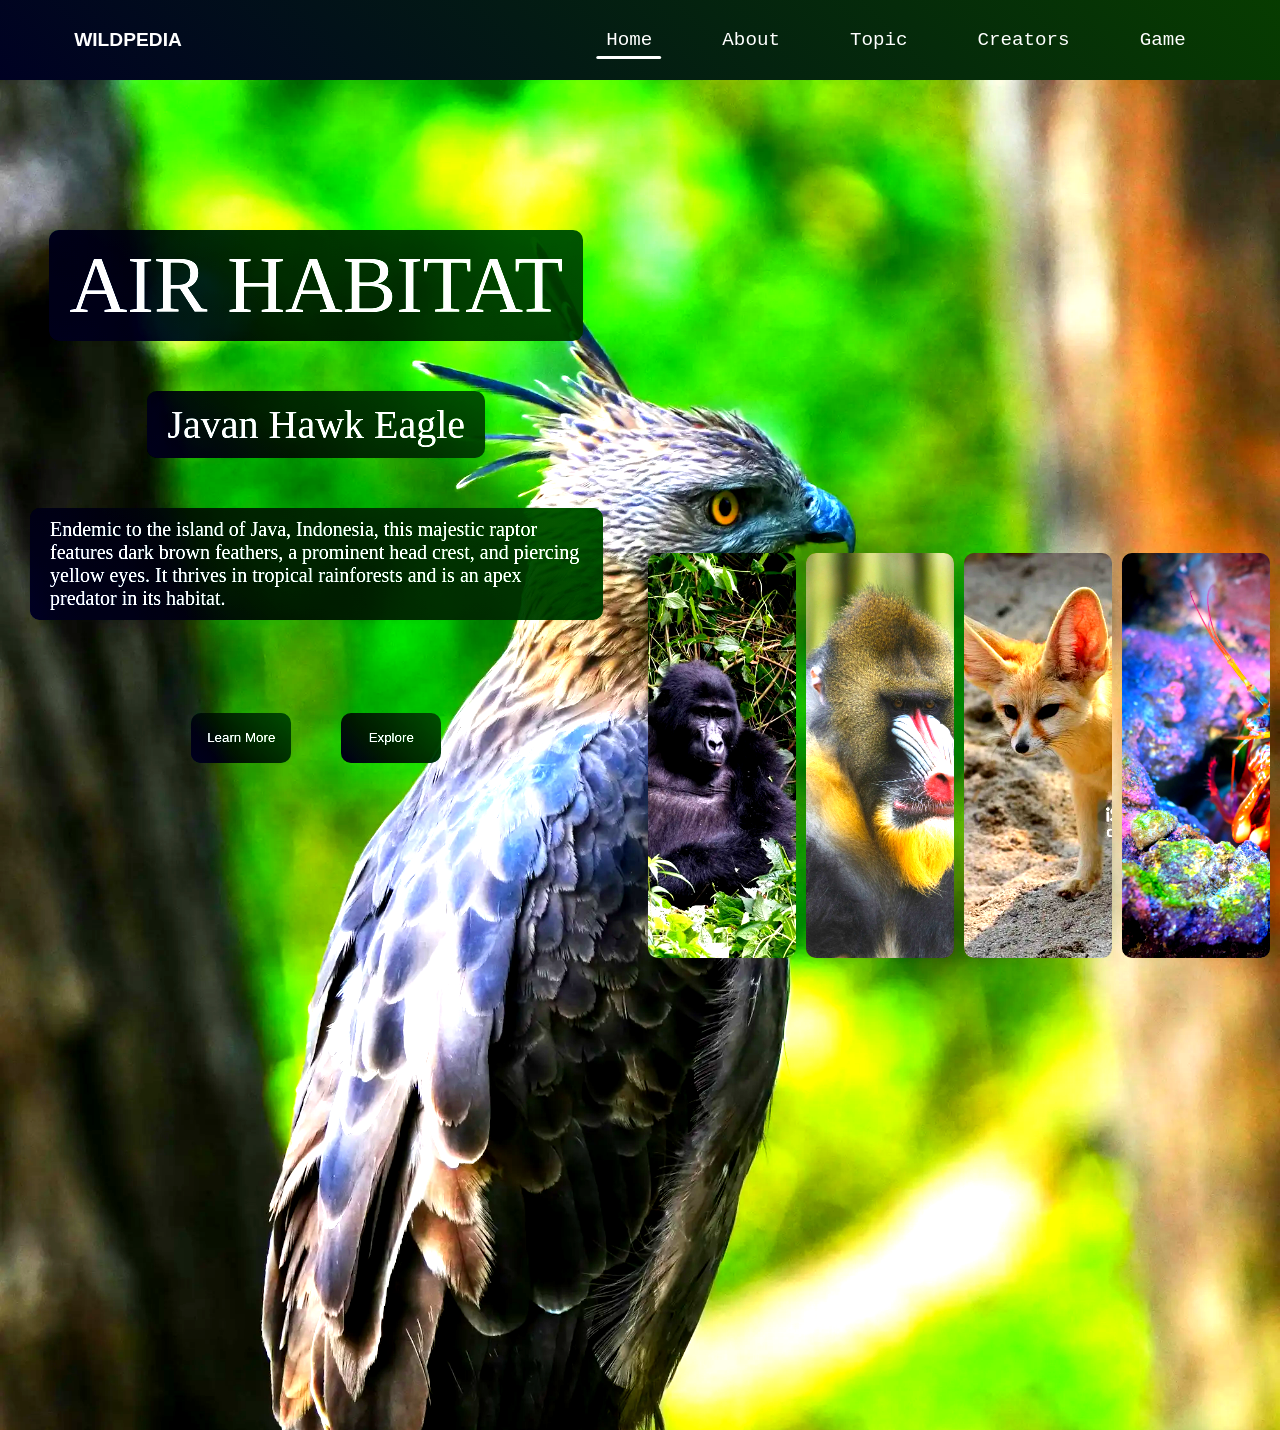
<file: index.html>
<!DOCTYPE html>
<html lang="en">
  <head>
    <meta charset="UTF-8" />
    <meta name="viewport" content="width=device-width, initial-scale=1.0" />
    <title>WILDPEDIA</title>
    <link rel="stylesheet" href="assets/css/style.css" />
    <link rel="stylesheet" href="assets/css/animation.css" />
    <link rel="stylesheet" href="assets/css/hover.css" />
    <link rel="stylesheet" href="assets/css/images.css" />
    <link
      rel="icon"
      href="assets/icons/light-wp.png"
      type="image/png"
      media="(prefers-color-scheme: light)"
    />
    <link
      rel="icon"
      href="assets/icons/dark-wp.png"
      type="image/png"
      media="(prefers-color-scheme: dark)"
    />
  </head>
  <body>
    <nav class="nav-container" id="nav-container">
      <div class="title-container">
        <h1
          class="title-left"
          id="title-left"
          onclick="window.location.href='intro.html'"
        >
          WILDPEDIA
        </h1>
      </div>
      <div class="ul-container">
        <ul>
          <li>
            <a href="index.html" id="home-link" class="link-active">Home</a>
          </li>
          <li><a href="about.html" id="about-link">About</a></li>
          <li><a href="topic.html" id="topic-link">Topic</a></li>
          <li><a href="creators.html" id="creators-link">Creators</a></li>
          <li>
            <a onclick="window.location.href='snake.html'"> Game </a>
          </li>
        </ul>
      </div>
    </nav>

    <section class="home-container" id="home-container">
      <div class="block-content" id="air-habitat">
        <div class="left-content">
          <p>AIR HABITAT</p>
          <p>Javan Hawk Eagle</p>
          <p>
            Endemic to the island of Java, Indonesia, this majestic raptor
            features dark brown feathers, a prominent head crest, and piercing
            yellow eyes. It thrives in tropical rainforests and is an apex
            predator in its habitat.
          </p>
          <div class="btn-area">
            <button
              onclick="window.location.href='animal-content.html?name=Javan%20Hawk%20Eagle'"
            >
              Learn More
            </button>
            <button onclick="window.location.href='topic.html'">Explore</button>
          </div>
        </div>
        <div class="right-content">
          <div class="cards" id="forest-card">
            <h1>
              FOREST <br />
              HABITAT
            </h1>
          </div>
          <div class="cards" id="jungle-card">
            <h1>
              JUNGLE<br />
              HABITAT
            </h1>
          </div>
          <div class="cards" id="desert-card">
            <h1>
              DESERT<br />
              HABITAT
            </h1>
          </div>
          <div class="cards" id="sea-card">
            <h1>
              SEA<br />
              HABITAT
            </h1>
          </div>
        </div>
      </div>

      <div class="block-content" id="forest-habitat">
        <div class="left-content">
          <p>FOREST HABITAT</p>
          <p>Cross River Gorilla</p>
          <p>
            The Cross River Gorilla is a rare and shy subspecies found in the
            mountain forests along the Nigeria Cameroon border. It helps
            maintain forest balance by spreading seeds through its fruit-based
            diet.
          </p>
          <div class="btn-area">
            <button
              onclick="window.location.href='animal-content.html?name=Cross%20River%20Gorilla'"
            >
              Learn More
            </button>
            <button onclick="window.location.href='topic.html'">Explore</button>
          </div>
        </div>
        <div class="right-content">
          <div class="cards" id="air-card">
            <h1>
              AIR<br />
              HABITAT
            </h1>
          </div>
          <div class="cards" id="jungle-card">
            <h1>
              JUNGLE<br />
              HABITAT
            </h1>
          </div>
          <div class="cards" id="desert-card">
            <h1>
              DESERT<br />
              HABITAT
            </h1>
          </div>
          <div class="cards" id="sea-card">
            <h1>
              SEA<br />
              HABITAT
            </h1>
          </div>
        </div>
      </div>

      <div class="block-content" id="jungle-habitat">
        <div class="left-content">
          <p>JUNGLE HABITAT</p>
          <p>Mandrill</p>
          <p>
            The Mandrill is the world's most colorful primate, found in Central
            Africa's rainforests. Males have bright blue and red faces used for
            communication. They live in large troops and help forests thrive by
            spreading seeds through their diet.
          </p>
          <div class="btn-area">
            <button
              onclick="window.location.href='animal-content.html?name=Mandrill'"
            >
              Learn More
            </button>
            <button onclick="window.location.href='topic.html'">Explore</button>
          </div>
        </div>
        <div class="right-content">
          <div class="cards" id="air-card">
            <h1>
              AIR<br />
              HABITAT
            </h1>
          </div>
          <div class="cards" id="forest-card">
            <h1>
              FOREST<br />
              HABITAT
            </h1>
          </div>
          <div class="cards" id="desert-card">
            <h1>
              DESERT<br />
              HABITAT
            </h1>
          </div>
          <div class="cards" id="sea-card">
            <h1>
              SEA<br />
              HABITAT
            </h1>
          </div>
        </div>
      </div>

      <div class="block-content" id="desert-habitat">
        <div class="left-content">
          <p>DESERT HABITAT</p>
          <p>Fennex Fox</p>
          <p>
            The Fennec Fox is the world's smallest fox, found in the Sahara
            Desert. Its large ears release heat and help it hear prey
            underground. With fur that reflects sunlight and protects its feet,
            this nocturnal fox survives harsh desert life with little water.
          </p>
          <div class="btn-area">
            <button
              onclick="window.location.href='animal-content.html?name=Fennex%20Fox'"
            >
              Learn More
            </button>
            <button onclick="window.location.href='topic.html'">Explore</button>
          </div>
        </div>
        <div class="right-content">
          <div class="cards" id="air-card">
            <h1>
              AIR<br />
              HABITAT
            </h1>
          </div>
          <div class="cards" id="forest-card">
            <h1>
              FOREST<br />
              HABITAT
            </h1>
          </div>
          <div class="cards" id="jungle-card">
            <h1>
              JUNGLE<br />
              HABITAT
            </h1>
          </div>
          <div class="cards" id="sea-card">
            <h1>
              SEA<br />
              HABITAT
            </h1>
          </div>
        </div>
      </div>

      <div class="block-content" id="sea-habitat">
        <div class="left-content">
          <p>SEA HABITAT</p>
          <p>Peacock Mantis Shrimp</p>
          <p>
            The Peacock Mantis Shrimp is a colorful marine crustacean found in
            the Indo-Pacific. Known for its rainbow shell and powerful punch
            that can crack shells or glass, it also has extraordinary vision,
            making it one of the ocean's most fascinating predators.
          </p>
          <div class="btn-area">
            <button
              onclick="window.location.href='animal-content.html?name=Peacock%20Mantis%20Shrimp'"
            >
              Learn More
            </button>
            <button onclick="window.location.href='topic.html'">Explore</button>
          </div>
        </div>
        <div class="right-content">
          <div class="cards" id="air-card">
            <h1>
              AIR<br />
              HABITAT
            </h1>
          </div>
          <div class="cards" id="forest-card">
            <h1>
              FOREST<br />
              HABITAT
            </h1>
          </div>
          <div class="cards" id="jungle-card">
            <h1>
              JUNGLE<br />
              HABITAT
            </h1>
          </div>
          <div class="cards" id="desert-card">
            <h1>
              DESERT<br />
              HABITAT
            </h1>
          </div>
        </div>
      </div>
    </section>

    <script src="assets/js/script.js"></script>
  </body>
</html>
</file>
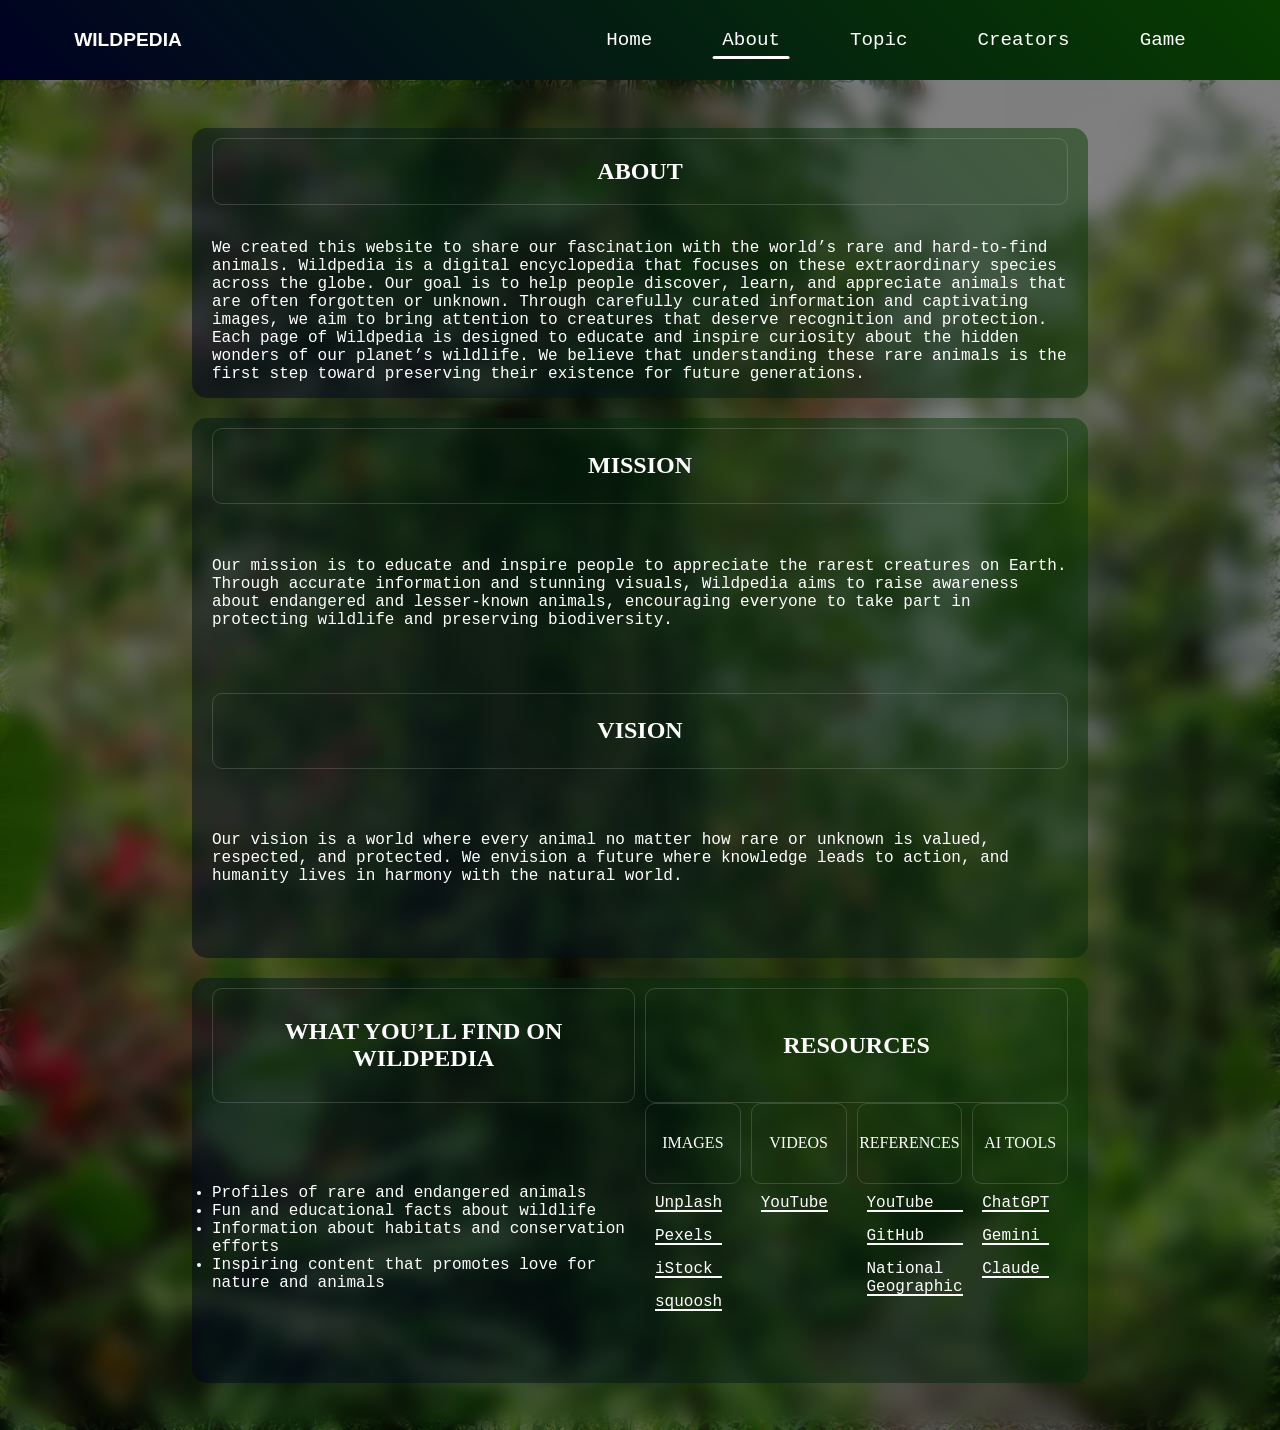
<file: about.html>
<!DOCTYPE html>
<html lang="en">
  <head>
    <meta charset="UTF-8" />
    <meta name="viewport" content="width=device-width, initial-scale=1.0" />
    <title>About | WildPedia</title>
    <link rel="stylesheet" href="assets/css/style.css" />
    <link rel="stylesheet" href="assets/css/animation.css" />
    <link rel="stylesheet" href="assets/css/hover.css" />
    <link rel="stylesheet" href="assets/css/images.css" />
    <link
      rel="icon"
      href="assets/icons/light-wp.png"
      type="image/png"
      media="(prefers-color-scheme: light)"
    />
    <link
      rel="icon"
      href="assets/icons/dark-wp.png"
      type="image/png"
      media="(prefers-color-scheme: dark)"
    />
  </head>
  <body>
    <nav class="nav-container" id="nav-container">
      <div class="title-container">
        <h1 class="title-left" id="title-left">WILDPEDIA</h1>
      </div>
      <div class="ul-container">
        <ul>
          <li>
            <a href="index.html" id="home-link">Home</a>
          </li>
          <li>
            <a href="about.html" id="about-link" class="link-active">About</a>
          </li>
          <li><a href="topic.html" id="topic-link">Topic</a></li>
          <li><a href="creators.html" id="creators-link">Creators</a></li>
          <li>
            <a onclick="window.location.href='snake.html'"> Game </a>
          </li>
        </ul>
      </div>
    </nav>
    <section class="about-container" id="about-container">
      <div class="block-content">
        <header>
          <h1>ABOUT</h1>
        </header>
        <div class="content">
          <p>
            We created this website to share our fascination with the world’s
            rare and hard-to-find animals. Wildpedia is a digital encyclopedia
            that focuses on these extraordinary species across the globe. Our
            goal is to help people discover, learn, and appreciate animals that
            are often forgotten or unknown. Through carefully curated
            information and captivating images, we aim to bring attention to
            creatures that deserve recognition and protection. Each page of
            Wildpedia is designed to educate and inspire curiosity about the
            hidden wonders of our planet’s wildlife. We believe that
            understanding these rare animals is the first step toward preserving
            their existence for future generations.
          </p>
        </div>
      </div>
      <div class="block-content">
        <div class="mission">
          <header>
            <h1>MISSION</h1>
          </header>
          <div class="content">
            <p>
              Our mission is to educate and inspire people to appreciate the
              rarest creatures on Earth. Through accurate information and
              stunning visuals, Wildpedia aims to raise awareness about
              endangered and lesser-known animals, encouraging everyone to take
              part in protecting wildlife and preserving biodiversity.
            </p>
          </div>
        </div>
        <div class="vision">
          <header>
            <h1>VISION</h1>
          </header>
          <div class="content">
            <p>
              Our vision is a world where every animal no matter how rare or
              unknown is valued, respected, and protected. We envision a future
              where knowledge leads to action, and humanity lives in harmony
              with the natural world.
            </p>
          </div>
        </div>
      </div>
      <div class="block-content">
        <div class="about-left">
          <header>
            <h1>WHAT YOU’LL FIND ON WILDPEDIA</h1>
          </header>
          <div class="content">
            <ul>
              <li>Profiles of rare and endangered animals</li>
              <li>Fun and educational facts about wildlife</li>
              <li>Information about habitats and conservation efforts</li>
              <li>
                Inspiring content that promotes love for nature and animals
              </li>
            </ul>
          </div>
        </div>
        <div class="about-right">
          <header>
            <h1>RESOURCES</h1>
          </header>
          <div class="content">
            <div class="resources-list">
              <header>
                <p>IMAGES</p>
              </header>
              <div class="content">
                <ul>
                  <li>Unplash</li>
                  <li>Pexels</li>
                  <li>iStock</li>
                  <li>squoosh</li>
                </ul>
              </div>
            </div>
            <div class="resources-list">
              <header>
                <p>VIDEOS</p>
              </header>
              <div class="content">
                <ul>
                  <li>YouTube</li>
                </ul>
              </div>
            </div>
            <div class="resources-list">
              <header>
                <p>REFERENCES</p>
              </header>
              <div class="content">
                <ul>
                  <li>YouTube</li>
                  <li>GitHub</li>
                  <li>National Geographic</li>
                </ul>
              </div>
            </div>
            <div class="resources-list">
              <header>
                <p>AI TOOLS</p>
              </header>
              <div class="content">
                <ul>
                  <li>ChatGPT</li>
                  <li>Gemini</li>
                  <li>Claude</li>
                </ul>
              </div>
            </div>
          </div>
        </div>
      </div>
    </section>
    <script src="assets/js/script.js"></script>
  </body>
</html>
</file>
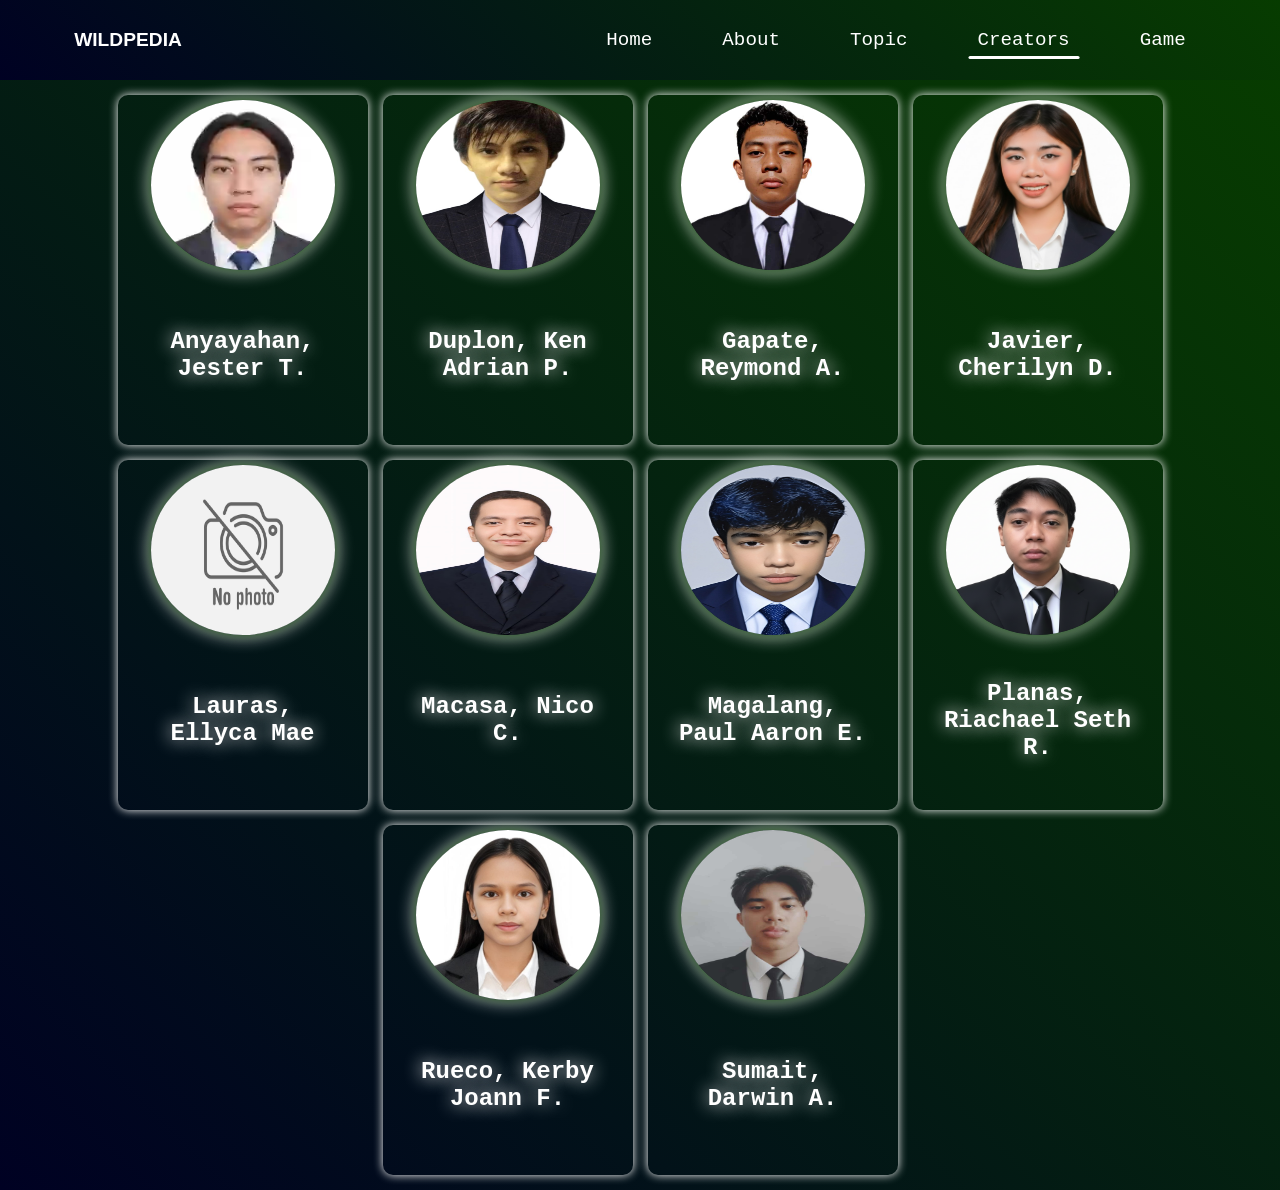
<file: creators.html>
<!DOCTYPE html>
<html lang="en">
  <head>
    <meta charset="UTF-8" />
    <meta name="viewport" content="width=device-width, initial-scale=1.0" />
    <title>Document</title>
    <link rel="stylesheet" href="assets/css/style.css" />
    <link rel="stylesheet" href="assets/css/hover.css" />
    <link
      rel="icon"
      href="assets/icons/light-wp.png"
      type="image/png"
      media="(prefers-color-scheme: light)"
    />
    <link
      rel="icon"
      href="assets/icons/dark-wp.png"
      type="image/png"
      media="(prefers-color-scheme: dark)"
    />
  </head>
  <body>
    <nav class="nav-container" id="nav-container">
      <div class="title-container">
        <h1 class="title-left" id="title-left">WILDPEDIA</h1>
      </div>
      <div class="ul-container">
        <ul>
          <li>
            <a href="index.html" id="home-link">Home</a>
          </li>
          <li><a href="about.html" id="about-link">About</a></li>
          <li>
            <a href="topic.html" id="topic-link">Topic</a>
          </li>
          <li>
            <a href="creators.html" id="creators-link" class="link-active"
              >Creators</a
            >
          </li>
          <li>
            <a onclick="window.location.href='snake.html'"> Game </a>
          </li>
        </ul>
      </div>
    </nav>
    <section class="creators-container">
      <div class="profiles-content">
        <div class="profile-card">
          <div class="profile-pic">
            <img
              src="assets/images/profile/anyayahan.webp"
              alt="Anyayahan, Jester T."
            />
          </div>
          <div class="profile-info">
            <h2>Anyayahan, Jester T.</h2>
          </div>
        </div>
        <div class="profile-card">
          <div class="profile-pic">
            <img
              src="assets/images/profile/duplon.JPEG"
              alt="Duplon, Ken Adrian P."
            />
          </div>
          <div class="profile-info">
            <h2>Duplon, Ken Adrian P.</h2>
          </div>
        </div>
        <div class="profile-card">
          <div class="profile-pic">
            <img
              src="assets/images/profile/gapate.jpeg"
              alt="Gapate, Reymond A."
            />
          </div>
          <div class="profile-info">
            <h2>Gapate, Reymond A.</h2>
          </div>
        </div>
        <div class="profile-card">
          <div class="profile-pic">
            <img
              src="assets/images/profile/javier.jpg"
              alt="Javier, Cherilyn D."
            />
          </div>
          <div class="profile-info">
            <h2>Javier, Cherilyn D.</h2>
          </div>
        </div>
        <div class="profile-card">
          <div class="profile-pic">
            <img
              src="assets/images/profile/no-photo.jpg"
              alt="Lauras, Ellyca Mae"
            />
          </div>
          <div class="profile-info">
            <h2>Lauras, Ellyca Mae</h2>
          </div>
        </div>
        <div class="profile-card">
          <div class="profile-pic">
            <img src="assets/images/profile/macasa.jpg" alt="Macasa, Nico C." />
          </div>
          <div class="profile-info">
            <h2>Macasa, Nico C.</h2>
          </div>
        </div>
        <div class="profile-card">
          <div class="profile-pic">
            <img
              src="assets/images/profile/magalang.jpg"
              alt="Magalang, Paul Aaron E."
            />
          </div>
          <div class="profile-info">
            <h2>Magalang, Paul Aaron E.</h2>
          </div>
        </div>
        <div class="profile-card">
          <div class="profile-pic">
            <img
              src="assets/images/profile/planas.png"
              alt="Planas, Riachael Seth R."
            />
          </div>
          <div class="profile-info">
            <h2>Planas, Riachael Seth R.</h2>
          </div>
        </div>
        <div class="profile-card">
          <div class="profile-pic">
            <img
              src="assets/images/profile/rueco.jpg"
              alt="Rueco, Kerby Joann F."
            />
          </div>
          <div class="profile-info">
            <h2>Rueco, Kerby Joann F.</h2>
          </div>
        </div>
        <div class="profile-card">
          <div class="profile-pic">
            <img
              src="assets/images/profile/sumait.jpg"
              alt="Sumait, Darwin A."
            />
          </div>
          <div class="profile-info">
            <h2>Sumait, Darwin A.</h2>
          </div>
        </div>
      </div>
    </section>
    <script src="assets/js/script.js"></script>
  </body>
</html>
</file>
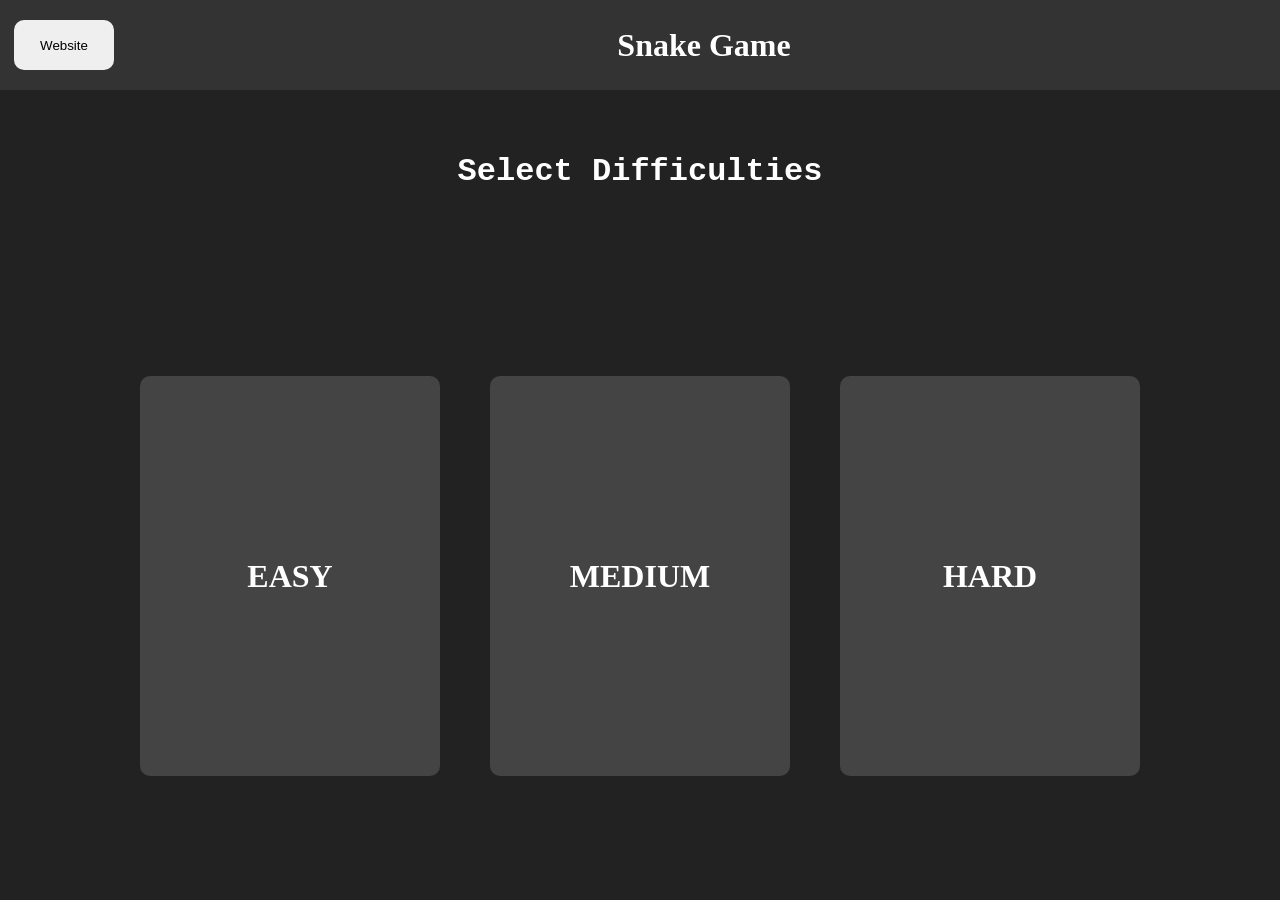
<file: snake.html>
<!DOCTYPE html>
<html lang="en">
  <head>
    <meta charset="UTF-8" />
    <meta name="viewport" content="width=device-width, initial-scale=1.0" />
    <title>Snake Game</title>
    <link rel="stylesheet" href="assets/css/snake.css" />
    <link rel="stylesheet" href="assets/css/hover.css" />
    <link
      rel="icon"
      href="assets/icons/light-snake.png"
      type="image/png"
      media="(prefers-color-scheme: light)"
    />
    <link
      rel="icon"
      href="assets/icons/dark-snake.png"
      type="image/png"
      media="(prefers-color-scheme: dark)"
    />
  </head>
  <body>
    <div class="container">
      <header class="container-header">
        <div class="content">
          <button onclick="history.back()">Website</button>
        </div>
        <div class="content">
          <h1 id="container-title">Snake Game</h1>
        </div>
      </header>

      <div class="container-wrapper">
        <div class="difficulties-container" id="difficulties-container">
          <header class="difficulties-header">
            <h1>Select Difficulties</h1>
          </header>
          <div class="difficulties-wrapper" id="difficulties-wrapper">
            <div class="difficulties-content" onclick="setMode('EASY')">
              <h1>EASY</h1>
            </div>
            <div class="difficulties-content" onclick="setMode('MEDIUM')">
              <h1>MEDIUM</h1>
            </div>
            <div class="difficulties-content" onclick="setMode('HARD')">
              <h1>HARD</h1>
            </div>
          </div>
        </div>
        <div class="difficulty-screen" id="difficulty-screen">
          <div class="guide-mode" id="guide-mode">
            <button id="back-btn" onclick="back_page()">Back</button>
            <button id="guide-btn" onclick="guide_content()">Guide</button>
            <button id="start-btn" onclick="start_game()">Start</button>
            <span for="food">Food: </span>
            <input
              id="food-count"
              type="text"
              inputmode="numeric"
              pattern="[1-5]*"
              maxlength="1"
              oninput="this.value = this.value.replace(/[^1-5]/g, '')"
            />
          </div>
          <div class="guide-main" id="guide-main">
            <div class="guide-content">
              <button onclick="back_settings_mode()">Back</button>
              <h2>Legend</h2>
              <ul>
                <li>
                  <span class="legend-box" style="background: green"></span>
                  Food (+1 Segment)
                </li>
                <li>
                  <span class="legend-box" style="background: #555"></span>
                  Obstacles (Dangerous)
                </li>
                <li>
                  <span
                    class="legend-box"
                    style="background: blue; border-radius: 50%"
                  ></span>
                  Speed Potion (faster movement for 10s)
                </li>
                <li>
                  <span
                    class="legend-box"
                    style="background: red; border-radius: 50%"
                  ></span>
                  Double Points (2x score per food for 10s)
                </li>
                <li>
                  <span
                    class="legend-box"
                    style="background: orange; border-radius: 50%"
                  ></span>
                  Growth Potion (+2 size per food eaten 10s)
                </li>
              </ul>
            </div>
          </div>
          <div class="canvas-area" id="canvas-area">
            <div class="score-area">
              <h2 class="score-text">Score: <span id="score-value">0</span></h2>
              <h2 class="highscore-text">
                Highscore: <span id="highscore-value">0</span>
              </h2>
            </div>
            <canvas
              class="game-canvas"
              id="game-canvas"
              width="800"
              height="550"
            ></canvas>
            <div class="potion-cd" id="potion-cd"></div>
          </div>
        </div>
      </div>
    </div>
    <script src="assets/js/snake.js"></script>
  </body>
</html>
</file>
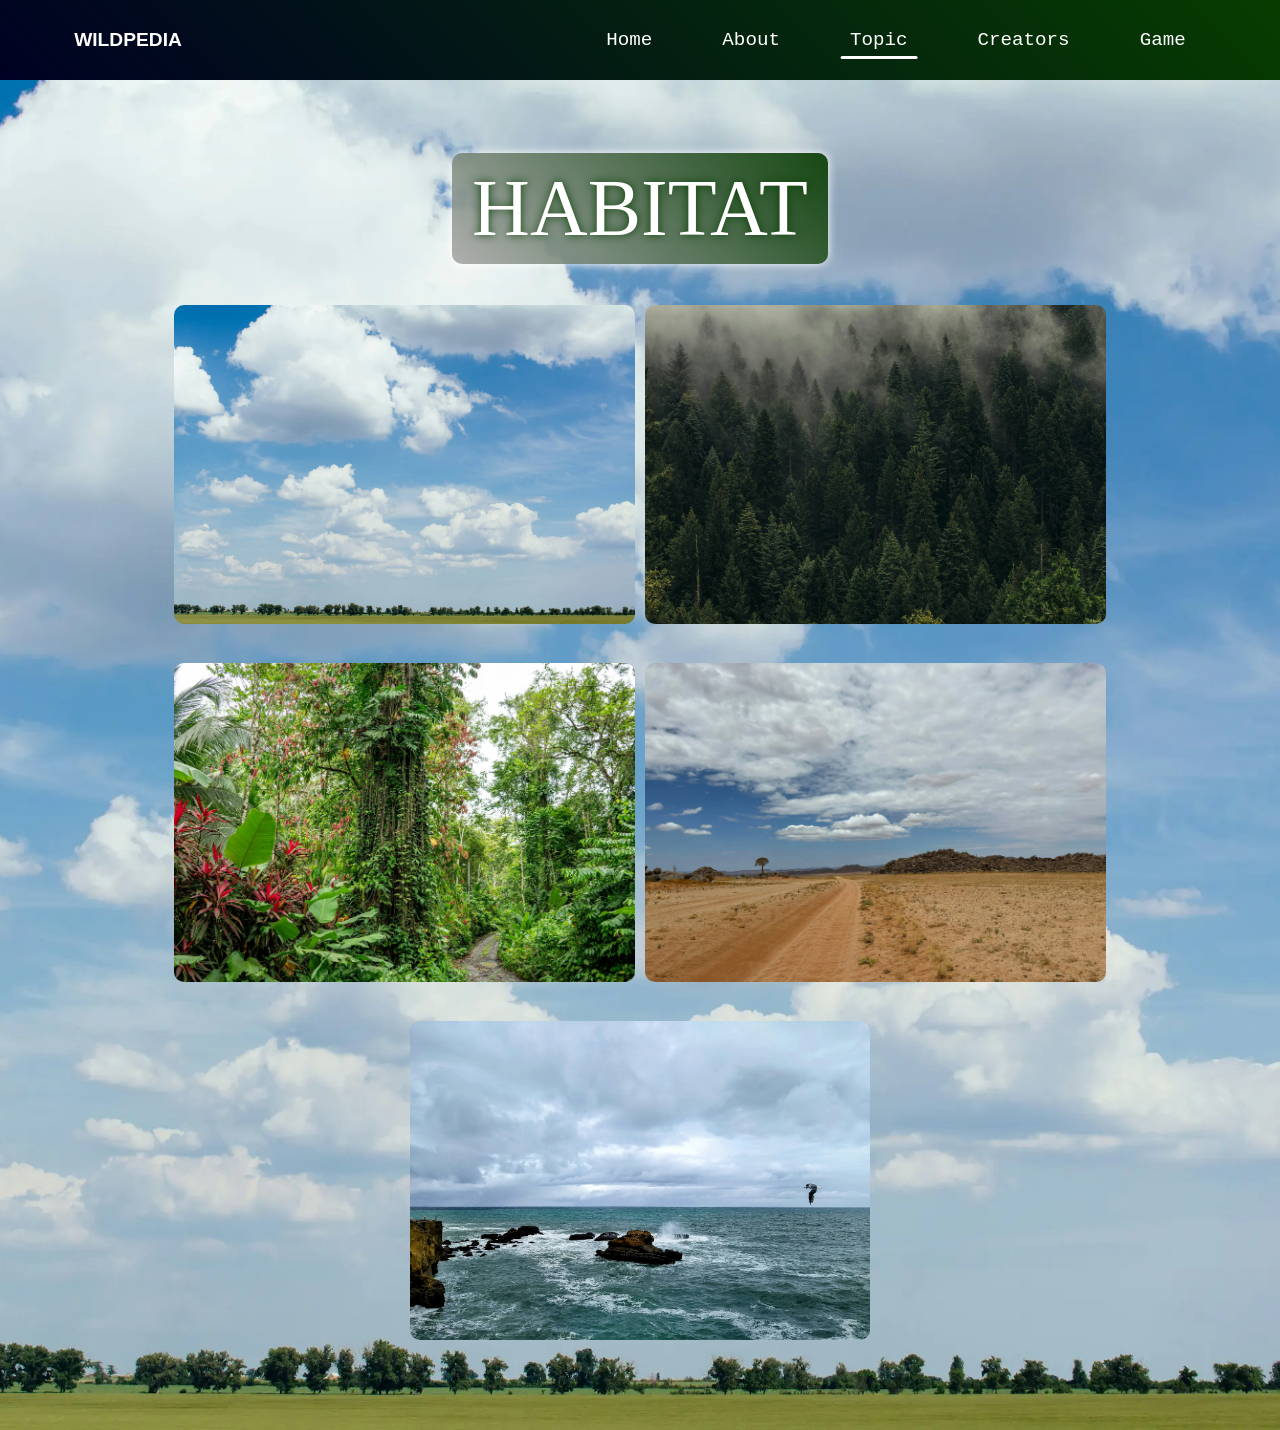
<file: topic.html>
<!DOCTYPE html>
<html lang="en">
  <head>
    <meta charset="UTF-8" />
    <meta name="viewport" content="width=device-width, initial-scale=1.0" />
    <title>Topic | WildPedia</title>
    <link rel="stylesheet" href="assets/css/style.css" />
    <link rel="stylesheet" href="assets/css/animation.css" />
    <link rel="stylesheet" href="assets/css/hover.css" />
    <link rel="stylesheet" href="assets/css/images.css" />
    <link
      rel="icon"
      href="assets/icons/light-wp.png"
      type="image/png"
      media="(prefers-color-scheme: light)"
    />
    <link
      rel="icon"
      href="assets/icons/dark-wp.png"
      type="image/png"
      media="(prefers-color-scheme: dark)"
    />
  </head>
  <body>
    <nav class="nav-container" id="nav-container">
      <div class="title-container">
        <h1 class="title-left" id="title-left">WILDPEDIA</h1>
      </div>
      <div class="ul-container">
        <ul>
          <li>
            <a href="index.html" id="home-link">Home</a>
          </li>
          <li><a href="about.html" id="about-link">About</a></li>
          <li>
            <a href="topic.html" id="topic-link" class="link-active">Topic</a>
          </li>
          <li>
            <a href="creators.html" id="creators-link">Creators</a>
          </li>
          <li>
            <a onclick="window.location.href='snake.html'"> Game </a>
          </li>
        </ul>
      </div>
    </nav>
    <section class="topic-container" id="topic-container">
      <div class="block-content" id="habitat-block-content">
        <div class="habitat-content">
          <header>
            <p>HABITAT</p>
          </header>
          <div class="content">
            <div class="cards" id="topic-air-bg">
              <h1>AIR HABITAT</h1>
            </div>
            <div class="cards" id="topic-forest-bg">
              <h1>FOREST HABITAT</h1>
            </div>
            <div class="cards" id="topic-jungle-bg">
              <h1>JUNGLE HABITAT</h1>
            </div>
            <div class="cards" id="topic-desert-bg">
              <h1>DESERT HABITAT</h1>
            </div>
            <div class="cards" id="topic-sea-bg">
              <h1>SEA HABITAT</h1>
            </div>
          </div>
        </div>
      </div>
      <section class="block-content" id="animal-block-content">
        <div class="animals-container" id="air-habitat-content">
          <header>
            <p>AIR HABITAT</p>
          </header>
          <div class="air-content">
            <div class="cards back-habitat">
              <p>Back</p>
            </div>
            <div
              class="cards"
              onclick="window.location.href='animal-content.html?name=Colugo'"
            >
              <p>Colugo</p>
            </div>
            <div
              class="cards"
              onclick="window.location.href='animal-content.html?name=Flying%20Squirrel'"
            >
              <p>Flying Squirrel</p>
            </div>
            <div
              class="cards"
              onclick="window.location.href='animal-content.html?name=Greater%20Lophorina'"
            >
              <p>Greater lophorina</p>
            </div>
            <div
              class="cards"
              onclick="window.location.href='animal-content.html?name=Imperial%20Amazon'"
            >
              <p>Imperial Amazon</p>
            </div>
            <div
              class="cards"
              onclick="window.location.href='animal-content.html?name=Javan%20Hawk%20Eagle'"
            >
              <p>Javan Hawk Eagle</p>
            </div>
            <div
              class="cards"
              onclick="window.location.href='animal-content.html?name=Magnificent%20Frigatebird'"
            >
              <p>Magnificent Frigatebird</p>
            </div>
            <div
              class="cards"
              onclick="window.location.href='animal-content.html?name=Mariana%20Fruit%20Dove'"
            >
              <p>Mariana Fruit Dove</p>
            </div>
            <div
              class="cards"
              onclick="window.location.href='animal-content.html?name=Shoebill%20Stork'"
            >
              <p>Shoebill Stork</p>
            </div>
            <div
              class="cards"
              onclick="window.location.href='animal-content.html?name=Spix%20Macaw'"
            >
              <p>Spix's Macaw</p>
            </div>
            <div
              class="cards"
              onclick="window.location.href='animal-content.html?name=White%20Hawk'"
            >
              <p>White Hawk</p>
            </div>
          </div>
        </div>
        <div class="animals-container" id="forest-habitat-content">
          <header>
            <p>FOREST HABITAT</p>
          </header>
          <div class="forest-content">
            <div class="cards back-habitat">
              <p>Back</p>
            </div>
            <div
              class="cards"
              onclick="window.location.href='animal-content.html?name=Borneo%20Orangutan'"
            >
              <p>Borneo Orangutan</p>
            </div>
            <div
              class="cards"
              onclick="window.location.href='animal-content.html?name=Clouded%20Leopard'"
            >
              <p>Clouded Leopard</p>
            </div>
            <div
              class="cards"
              onclick="window.location.href='animal-content.html?name=Cross%20River%20Gorilla'"
            >
              <p>Cross River Gorilla</p>
            </div>
            <div
              class="cards"
              onclick="window.location.href='animal-content.html?name=Golden%20Lion%20Tamarin'"
            >
              <p>Golden Lion Tamarin</p>
            </div>
            <div
              class="cards"
              onclick="window.location.href='animal-content.html?name=Javan%20Rhinoceros'"
            >
              <p>Javan Rhinoceros</p>
            </div>
            <div
              class="cards"
              onclick="window.location.href='animal-content.html?name=Kakapo'"
            >
              <p>Kakapo</p>
            </div>
            <div
              class="cards"
              onclick="window.location.href='animal-content.html?name=Philippines%20Eagle'"
            >
              <p>Philippines Eagle</p>
            </div>
            <div
              class="cards"
              onclick="window.location.href='animal-content.html?name=Saola'"
            >
              <p>Saola</p>
            </div>
            <div
              class="cards"
              onclick="window.location.href='animal-content.html?name=Sumatran%20Tiger'"
            >
              <p>Sumatran Tiger</p>
            </div>
            <div
              class="cards"
              onclick="window.location.href='animal-content.html?name=Sunda%20Pangolin'"
            >
              <p>Sunda Pangolin</p>
            </div>
          </div>
        </div>
        <div class="animals-container" id="jungle-habitat-content">
          <header>
            <p>JUNGLE HABITAT</p>
          </header>
          <div class="jungle-content">
            <div class="cards back-habitat">
              <p>Back</p>
            </div>
            <div
              class="cards"
              onclick="window.location.href='animal-content.html?name=Binturong'"
            >
              <p>Binturong</p>
            </div>
            <div
              class="cards"
              onclick="window.location.href='animal-content.html?name=Dhole'"
            >
              <p>Dhole</p>
            </div>
            <div
              class="cards"
              onclick="window.location.href='animal-content.html?name=Gibbon'"
            >
              <p>Gibbon</p>
            </div>
            <div
              class="cards"
              onclick="window.location.href='animal-content.html?name=Glass%20Frog'"
            >
              <p>Glass Frog</p>
            </div>
            <div
              class="cards"
              onclick="window.location.href='animal-content.html?name=Hornbill'"
            >
              <p>Hornbill</p>
            </div>
            <div
              class="cards"
              onclick="window.location.href='animal-content.html?name=Mandrill'"
            >
              <p>Mandrill</p>
            </div>
            <div
              class="cards"
              onclick="window.location.href='animal-content.html?name=Okapi'"
            >
              <p>Okapi</p>
            </div>
            <div
              class="cards"
              onclick="window.location.href='animal-content.html?name=Satanic%20Leaf%Tailed%20Gecko'"
            >
              <p>Satanic Leaf Tailed Gecko</p>
            </div>
            <div
              class="cards"
              onclick="window.location.href='animal-content.html?name=Sloth'"
            >
              <p>Sloth</p>
            </div>
            <div
              class="cards"
              onclick="window.location.href='animal-content.html?name=Tapir'"
            >
              <p>Tapir</p>
            </div>
          </div>
        </div>
        <div class="animals-container" id="desert-habitat-content">
          <header>
            <p>DESERT HABITAT</p>
          </header>
          <div class="desert-content">
            <div class="cards back-habitat">
              <p>Back</p>
            </div>
            <div
              class="cards"
              onclick="window.location.href='animal-content.html?name=Arabian%20Sand%20Boa'"
            >
              <p>Arabian Sand Boa</p>
            </div>
            <div
              class="cards"
              onclick="window.location.href='animal-content.html?name=Death%20Stalker'"
            >
              <p>Death Stalker</p>
            </div>
            <div
              class="cards"
              onclick="window.location.href='animal-content.html?name=Egyptian%20Vulture'"
            >
              <p>Egyptian Vulture</p>
            </div>
            <div
              class="cards"
              onclick="window.location.href='animal-content.html?name=Fennex%20Fox'"
            >
              <p>Fennex Fox</p>
            </div>
            <div
              class="cards"
              onclick="window.location.href='animal-content.html?name=Gila%20Monster'"
            >
              <p>Gila Monster</p>
            </div>
            <div
              class="cards"
              onclick="window.location.href='animal-content.html?name=Greater%20Road%20Runner'"
            >
              <p>Greater Road Runner</p>
            </div>
            <div
              class="cards"
              onclick="window.location.href='animal-content.html?name=Horned%20Viper'"
            >
              <p>Horned Viper</p>
            </div>
            <div
              class="cards"
              onclick="window.location.href='animal-content.html?name=Jerboa'"
            >
              <p>Jerboa</p>
            </div>
            <div
              class="cards"
              onclick="window.location.href='animal-content.html?name=Secretary%20Bird'"
            >
              <p>Secretary Bird</p>
            </div>
            <div
              class="cards"
              onclick="window.location.href='animal-content.html?name=Wild%20Bactrian%20Camel'"
            >
              <p>Wild Bactrian Camel</p>
            </div>
          </div>
        </div>
        <div class="animals-container" id="sea-habitat-content">
          <header>
            <p>SEA HABITAT</p>
          </header>
          <div class="sea-content">
            <div class="cards back-habitat">
              <p>Back</p>
            </div>
            <div
              class="cards"
              onclick="window.location.href='animal-content.html?name=Blob%20Fish'"
            >
              <p>Blob Fish</p>
            </div>
            <div
              class="cards"
              onclick="window.location.href='animal-content.html?name=Bobbit%20Worm'"
            >
              <p>Bobbit Worm</p>
            </div>
            <div
              class="cards"
              onclick="window.location.href='animal-content.html?name=Dumbo%20Octopus'"
            >
              <p>Dumbo Octopus</p>
            </div>
            <div
              class="cards"
              onclick="window.location.href='animal-content.html?name=Frilled%20Shark'"
            >
              <p>Frilled Shark</p>
            </div>
            <div
              class="cards"
              onclick="window.location.href='animal-content.html?name=Frogfish'"
            >
              <p>Frogfish</p>
            </div>
            <div
              class="cards"
              onclick="window.location.href='animal-content.html?name=Goblin%20Shark'"
            >
              <p>Goblin Shark</p>
            </div>
            <div
              class="cards"
              onclick="window.location.href='animal-content.html?name=Leafy%20Seadragon'"
            >
              <p>Leafy Seadragon</p>
            </div>
            <div
              class="cards"
              onclick="window.location.href='animal-content.html?name=Peacock%20Mantis%20Shrimp'"
            >
              <p>Peacock Mantis Shrimp</p>
            </div>
            <div
              class="cards"
              onclick="window.location.href='animal-content.html?name=Ribbon%20Eel'"
            >
              <p>Ribbon Eel</p>
            </div>
            <div
              class="cards"
              onclick="window.location.href='animal-content.html?name=Sunfish'"
            >
              <p>Sunfish</p>
            </div>
          </div>
        </div>
      </section>
    </section>
    <script src="assets/js/script.js"></script>
  </body>
</html>
</file>
<file: assets/css/style.css>
* {
  padding: 0;
  margin: 0;
  box-sizing: border-box;
}

body {
  min-width: 100%;
  min-height: 100vh;
}

.intro-nav-container {
  width: 100%;
  height: 100vh;

  display: flex;
  flex-direction: column;
  justify-content: center;
  align-items: center;
  transition: all 0.5s ease;
}

.intro-nav-container .intro-title-container {
  width: 100%;
  height: 100%;

  display: flex;
  flex-direction: column;
  justify-content: center;
  align-items: center;
  gap: 30px;
}

.intro-nav-container .intro-title-container .intro-title-left {
  font-family: "Gill Sans", "Gill Sans MT", Calibri, "Trebuchet MS", sans-serif;
  font-size: 15vw;
  color: #fff;
  background: linear-gradient(
    45deg,
    rgba(167, 167, 167, 0.9),
    rgba(7, 60, 0, 0.9)
  );
  background-clip: text;
  -webkit-text-fill-color: transparent;
  cursor: pointer;
  box-shadow: 0 0 10px white;
  border-radius: 10px;
}

.intro-nav-container .intro-title-container button {
  width: clamp(10vw, 20vw, 50vw);
  height: clamp(3vh, 6vh, 10vh);
  font-family: "Courier New", Courier, monospace;
  font-size: clamp(12px, 2vw, 20px);
  border: none;
  border-radius: 10px;
  cursor: pointer;
  box-shadow: 0 5px 9px #000;
  position: relative;
  transition: all 0.5s ease;
  z-index: 1;
}

.nav-container {
  width: 100%;
  height: 80px;
  background: linear-gradient(45deg, #000123, #073c00);
  font-family: "Courier New", Courier, monospace;

  display: flex;
  flex-direction: row;
  justify-content: space-between;
  align-items: center;
  transition: all 0.5s ease;
  gap: 10px;
  position: sticky;
  top: 0;
  left: 0;
  z-index: 999;
}

.nav-container .title-container {
  width: 20%;
  height: 100%;

  display: flex;
  flex-direction: row;
  justify-content: center;
  align-items: center;
  transition: all 0.5s ease;
}

.nav-container .title-left {
  font-family: "Gill Sans", "Gill Sans MT", Calibri, "Trebuchet MS", sans-serif;
  font-size: clamp(14px, 1.5vw, 24px);
  transition: all 0.5s ease;
  color: #fff;
  cursor: pointer;
}

.nav-container .ul-container {
  width: 60%;
  height: 100%;

  display: flex;
  flex-direction: row;
  justify-content: center;
  align-items: center;
}

.nav-container .ul-container ul {
  display: flex;
  flex-direction: row;
  justify-content: center;
  align-items: center;
  list-style: none;
  gap: 50px;
  cursor: pointer;
}

.nav-container .ul-container li a {
  color: #fff;
  padding: 8px 10px;
  position: relative;
  text-decoration: none;
  font-size: clamp(14px, 1.5vw, 25px);
}

.home-container {
  width: 100%;
  height: 150vh;
  background: beige;
  display: flex;
  flex-direction: row;
  justify-content: center;
  align-items: center;

  overflow: hidden;
}

.home-container .block-content:nth-child(1) {
  width: 100%;
  height: 100%;

  display: flex;
  flex-direction: row;
  justify-content: center;
  align-items: center;
  gap: 15px;

  transition: all 0.5s ease;
}

.home-container .block-content:nth-child(2),
.home-container .block-content:nth-child(3),
.home-container .block-content:nth-child(4),
.home-container .block-content:nth-child(5) {
  width: 0%;
  height: 100%;

  display: flex;
  flex-direction: row;
  justify-content: center;
  align-items: center;
  gap: 15px;

  visibility: hidden;
  transition: all 0.5s ease;
}

.home-container .block-content .left-content {
  width: 50%;
  height: 100%;

  display: flex;
  flex-direction: column;
  justify-content: flex-start;
  align-items: center;
  gap: 50px;
}

.home-container .block-content .left-content p {
  font-family: "Times New Roman", Times, serif;
  background: linear-gradient(45deg, rgba(0, 1, 35, 0.9), rgba(7, 60, 0, 0.9));
  padding: 10px 20px;
  border-radius: 10px;
  animation: fade-in-up 1500ms ease;
}

.home-container .block-content .left-content p:nth-child(1) {
  color: #fff;
  font-size: 80px;
  margin-top: 150px;
}

.home-container .block-content .left-content p:nth-child(2) {
  color: #fff;
  font-size: 40px;
}

.home-container .block-content .left-content p:nth-child(3) {
  color: #fff;
  font-size: 20px;
  margin: 0 30px 0 30px;
}

.home-container .block-content .left-content .btn-area {
  width: 100%;
  height: 10%;

  display: flex;
  justify-content: center;
  align-items: center;
  gap: 50px;
}

.home-container .block-content .left-content .btn-area button {
  width: 100px;
  height: 50px;
  background: linear-gradient(45deg, rgba(0, 1, 35, 0.9), rgba(7, 60, 0, 0.9));
  color: #fff;
  border: none;
  border-radius: 10px;
  cursor: pointer;
  z-index: 1;
  position: relative;
  transition: all 0.5s ease;
  animation: fade-in-up 1500ms ease;
}

.home-container .block-content .right-content {
  width: 50%;
  height: 60%;

  display: flex;
  flex-direction: row;
  justify-content: center;
  align-items: center;
  gap: 10px;
}

.home-container .block-content .right-content .cards {
  width: 25%;
  height: 50%;
  animation: fade-in-up 1500ms ease;
}

.home-container .block-content .right-content .cards {
  border-radius: 10px;
  cursor: pointer;
  color: #fff;
  display: flex;
  justify-content: center;
  align-items: center;
  transition: all 0.5s ease;
}

.home-container .block-content:nth-child(1) .right-content .cards:nth-child(4),
.home-container .block-content:nth-child(2) .right-content .cards:nth-child(4),
.home-container .block-content:nth-child(3) .right-content .cards:nth-child(4),
.home-container .block-content:nth-child(4) .right-content .cards:nth-child(4),
.home-container .block-content:nth-child(5) .right-content .cards:nth-child(4) {
  margin-right: 10px;
}

.home-container .block-content .right-content .cards h1 {
  opacity: 0;
  transition: all 0.5s ease;
}

.about-container {
  width: 100%;
  height: 150vh;
  position: relative;
  display: flex;
  flex-direction: column;
  justify-content: center;
  align-items: center;
  color: white;
  gap: 20px;
}

.about-container .block-content:nth-child(1) {
  width: 70%;
  height: 20%;
  background: linear-gradient(45deg, rgba(0, 1, 35, 0.5), rgba(7, 60, 0, 0.5));
  border-radius: 15px;
  padding: 10px 20px;
  position: relative;
  display: flex;
  flex-direction: column;
  justify-content: center;
  align-items: center;
  z-index: 1;
  gap: 30px;
}

.about-container .block-content:nth-child(2) {
  width: 70%;
  height: 40%;
  background: linear-gradient(45deg, rgba(0, 1, 35, 0.5), rgba(7, 60, 0, 0.5));
  border-radius: 15px;
  padding: 10px 20px;
  position: relative;
  display: flex;
  flex-direction: column;
  justify-content: center;
  align-items: center;
  z-index: 1;
  gap: 10px;
}

.about-container .block-content:nth-child(3) {
  width: 70%;
  height: 30%;
  background: linear-gradient(45deg, rgba(0, 1, 35, 0.5), rgba(7, 60, 0, 0.5));
  border-radius: 15px;
  padding: 10px 20px;
  position: relative;
  display: flex;
  flex-direction: row;
  justify-content: center;
  align-items: center;
  z-index: 1;
  gap: 10px;
}

.about-container .block-content:nth-child(3) .about-left,
.about-container .block-content:nth-child(3) .about-right {
  width: 50%;
  height: 100%;
}

.about-container .block-content:nth-child(1) header,
.about-container .block-content:nth-child(2) header,
.about-container .block-content:nth-child(3) header {
  width: 100%;
  height: 30%;
  display: flex;
  justify-content: center;
  align-items: center;
  font-family: Georgia, "Times New Roman", Times, serif;
  border: 1px solid rgba(206, 206, 206, 0.2);
  border-radius: 10px;
  padding: 5px 10px;
  text-align: center;
}

.about-container .block-content:nth-child(1) .content,
.about-container .block-content:nth-child(2) .content,
.about-container .block-content:nth-child(3) .content {
  width: 100%;
  height: 70%;
  text-align: center;
  font-family: "Courier New", Courier, monospace;

  display: flex;
  justify-content: center;
  align-items: center;
  text-align: left;
  gap: 10px;

  animation: scale-animation 1s ease;
}

.about-container .block-content:nth-child(2) .mission,
.about-container .block-content:nth-child(2) .vision {
  width: 100%;
  height: 50%;
  gap: 30px;
}

.about-container .block-content:nth-child(3) .content .resources-list {
  width: 25%;
  height: 100%;

  display: flex;
  flex-direction: column;
}

.about-container .block-content:nth-child(3) .content .resources-list .content {
  display: flex;
  flex-direction: column;
  justify-content: left;
  align-items: flex-start;
}

.about-container
  .block-content:nth-child(3)
  .content
  .resources-list
  .content
  ul {
  list-style-type: none;
  font-family: "Courier New", Courier, monospace;
  padding: 10px;

  display: flex;
  flex-direction: column;
  justify-content: left;
  align-items: left;
  gap: 15px;
}

.about-container
  .block-content:nth-child(3)
  .content
  .resources-list
  .content
  li {
  position: relative;
}

.topic-container {
  width: 100%;
  height: 150vh;

  display: flex;
  flex-direction: row;
  justify-content: center;
  align-items: center;

  overflow: hidden;
}

.topic-container .block-content:nth-child(1) {
  width: 100%;
  height: 100%;
  position: relative;

  display: flex;
  flex-direction: column;
  justify-content: center;
  align-items: center;
  transition: all 0.5s ease;
}

.topic-container .block-content:nth-child(2) {
  width: 0%;
  height: 100%;

  display: flex;
  flex-direction: row;
  justify-content: center;
  align-items: center;

  visibility: hidden;
  transition: all 0.5s ease;
}

.topic-container .block-content:nth-child(2) .animals-container:nth-child(1) {
  width: 0%;
  height: 100%;

  display: flex;
  flex-direction: column;
  justify-content: center;
  align-items: center;
  gap: 10px;

  visibility: hidden;
  transition: all 0.5s ease;
}

.topic-container .block-content:nth-child(2) .animals-container:nth-child(2),
.topic-container .block-content:nth-child(2) .animals-container:nth-child(3),
.topic-container .block-content:nth-child(2) .animals-container:nth-child(4),
.topic-container .block-content:nth-child(2) .animals-container:nth-child(5) {
  width: 0%;
  height: 100%;

  display: flex;
  flex-direction: column;
  justify-content: center;
  align-items: center;
  gap: 10px;

  visibility: hidden;
  transition: all 0.5s ease;
}

.topic-container .block-content:nth-child(2) .animals-container .air-content,
.topic-container .block-content:nth-child(2) .animals-container .forest-content,
.topic-container .block-content:nth-child(2) .animals-container .jungle-content,
.topic-container .block-content:nth-child(2) .animals-container .desert-content,
.topic-container .block-content:nth-child(2) .animals-container .sea-content {
  width: 100%;
  height: 90%;

  display: flex;
  flex-wrap: wrap;
  flex-direction: row;
  justify-content: center;
  align-items: center;
  gap: 20px;

  transition: all 0.5s ease;
}

.topic-container
  .block-content:nth-child(2)
  .animals-container
  .air-content
  .cards,
.topic-container
  .block-content:nth-child(2)
  .animals-container
  .forest-content
  .cards,
.topic-container
  .block-content:nth-child(2)
  .animals-container
  .jungle-content
  .cards,
.topic-container
  .block-content:nth-child(2)
  .animals-container
  .desert-content
  .cards,
.topic-container
  .block-content:nth-child(2)
  .animals-container
  .sea-content
  .cards {
  width: 15%;
  height: 30%;

  border-radius: 10px;

  display: flex;
  justify-content: center;
  align-items: center;
  margin: 0 30px 0 30px;
  cursor: pointer;
  transition: all 0.5s ease;
}

.topic-container .block-content .animals-container .cards p {
  color: #fff;
  background: linear-gradient(45deg, rgba(0, 1, 35, 0.5), rgba(7, 60, 0, 0.5));
  padding: 5px 10px;
  border-radius: 10px;
  box-shadow: 0 0 10px #fff;
  font-size: 30px;
}

.background-change {
  background-size: cover;
  background-repeat: no-repeat;
}

.topic-container .block-content .habitat-content {
  width: 90%;
  height: 100%;

  display: flex;
  flex-direction: column;
  justify-content: center;
  align-items: center;
  gap: 30px;
  z-index: 1;
  margin: 10px;
  transition: all 0.5s ease;
}

.topic-container .block-content .habitat-content header,
.topic-container .block-content .animals-container header {
  width: 100%;
  height: 10%;

  display: flex;
  justify-content: center;
  align-items: center;
  text-align: center;
  font-family: "Times New Roman", Times, serif;
}

.topic-container .block-content .habitat-content header p,
.topic-container .block-content .animals-container header p {
  color: #fff;
  font-size: 80px;
  border-radius: 10px;
  padding: 10px 20px;
  background: linear-gradient(
    45deg,
    rgba(167, 167, 167, 0.9),
    rgba(7, 60, 0, 0.9)
  );
  text-shadow: 0 0 10px #073c00;
  box-shadow: 0 0 10px #fff;
}

.topic-container .block-content .habitat-content .content {
  width: 100%;
  height: 80%;

  display: flex;
  flex-wrap: wrap;
  flex-direction: row;
  justify-content: center;
  align-items: flex-start;
  gap: 10px;
}

.topic-container .block-content .habitat-content .content .cards {
  width: 40%;
  height: 30%;

  display: flex;
  justify-content: center;
  align-items: center;

  border-radius: 10px;
  cursor: pointer;

  transition: all 0.5s ease;
  z-index: 1;
}

.topic-container .block-content .habitat-content .content .cards h1 {
  opacity: 0;
  transition: all 0.5s ease;
  color: #000;
  box-shadow: 0 0 10px #fff;
  text-shadow: 0 0 12px #fff, 0 0 12px #fff;
  border-radius: 10px;
  padding: 10px 10px;
}

.creators-container {
  width: 100%;
  min-height: 100vh;
  background: linear-gradient(45deg, #000123, #073c00);
  transition: all 0.5s ease;
  display: flex;
  justify-content: center;
  align-items: center;
}

.profiles-content {
  width: 95%;
  height: 100%;
  border-radius: 10px;

  display: flex;
  flex-direction: row;
  flex-wrap: wrap;
  justify-content: center;
  align-items: center;
  padding: 15px 10px;

  gap: 15px;
}

.profile-card {
  width: 250px;
  height: 350px;
  border-radius: 10px;
  padding: 5px 10px;
  box-shadow: 0 0 10px #fff;

  display: flex;
  flex-direction: column;
  justify-content: center;
  align-items: center;
}

.profile-pic {
  width: 100%;
  height: 50%;

  display: flex;
  justify-content: center;
  align-items: center;
}

.profile-pic img {
  width: 80%;
  height: 100%;
  border-radius: 50%;
  box-shadow: 0 0 10px #073c00, 0 0 18px #fff;
  background-position: top;
  cursor: pointer;
  transition: all 0.5s ease;
}

.profile-info {
  width: 100%;
  height: 50%;

  display: flex;
  justify-content: center;
  align-items: center;
}

.profile-info h2 {
  color: #fff;
  text-shadow: 0 0 18px #fff;
  font-family: "Courier New", Courier, monospace;
  text-align: center;
  margin: 15px;
}
</file>
<file: assets/css/animation.css>
@keyframes fade-in-up {
  0% {
    opacity: 0;
    transform: translateY(100px);
  }
  100% {
    opacity: 1;
    transform: translateY(0px);
  }
}

@keyframes scale-animation {
  0% {
    transform: scale(0);
  }
  100% {
    transform: scale(1);
  }
}
</file>
<file: assets/css/hover.css>
.intro-title-container button::after {
  content: "";
  position: absolute;
  top: 0;
  left: 0;
  background: linear-gradient(45deg, rgba(0, 1, 35, 0.9), rgba(7, 60, 0, 0.9));
  width: 0;
  height: 100%;
  transition: all 0.5s ease;
  border-radius: 5px;
  z-index: -1;
}

.intro-title-container button:hover {
  background: none;
  color: #fff;
}

.intro-title-container button:hover::after {
  width: 100%;
}

.nav-container .ul-container a::after {
  content: "";
  position: absolute;
  bottom: 0;
  left: 50%;
  height: 3px;
  width: 0;
  transform: translateX(-50%) scaleX(1);
  background: #fff;
  transition: all 0.5s ease;
  border-radius: 5px;
}

.nav-container .ul-container a:hover::after {
  width: 90%;
  transform: translateX(-50%) scaleX(1.1);
}

.nav-container .ul-container .link-active::after {
  width: 90%;
  transform: translateX(-50%) scaleX(1.1);
}

.home-container .block-content .left-content .btn-area button:hover {
  transform: translateX(10px);
}

.home-container .block-content .right-content .cards:hover,
.topic-container .block-content:nth-child(2) .animals-container .cards:hover,
footer .image-container .image-content img:hover {
  transform: translateY(-10px);
  filter: brightness(1.2) contrast(1.2) saturate(1.5);
}

.home-container .block-content .right-content .cards:hover h1 {
  opacity: 1;
  transition: all 0.5s ease;
}

.about-container::before {
  content: "";
  position: absolute;
  inset: 0;
  background: rgba(0, 0, 0, 0.5);
  backdrop-filter: blur(10px);
  z-index: 0;
}

.about-container
  .block-content:nth-child(3)
  .content
  .resources-list
  .content
  li::before {
  content: "";
  position: absolute;
  bottom: 0;
  left: 0;
  width: 100%;
  height: 2px;
  background: #fff;
}

.topic-container .block-content .habitat-content .content .cards:hover {
  transform: translateY(-10px);
  box-shadow: 0 0 15px #fff;
  filter: brightness(1.2) contrast(1.2) saturate(3);
}

.topic-container .block-content .habitat-content .content .cards:hover h1 {
  opacity: 1;
  transform: translateY(-10px);
}

.profile-pic:hover img {
  transform: scale(0.9);
  filter: brightness(1.1) contrast(1.2) saturate(1.1);
}
</file>
<file: assets/css/images.css>
.intro-nav-container {
  background: url(../images/background/bg-animals.png);
  background-size: cover;
  background-position: center;
  background-repeat: no-repeat;
  filter: brightness(1.2) contrast(1.2) saturate(1.5);
}

.home-container .block-content:nth-child(1) {
  background-image: url(../images/air/javan-hawk-eagle.webp);
  background-size: cover;
  background-repeat: no-repeat;
  filter: brightness(1.2) contrast(1.2) saturate(1.3);
}

.home-container .block-content:nth-child(2) {
  background: url(../images/forest/cross-river-gorilla.webp);
  background-size: cover;
  background-repeat: no-repeat;
  filter: brightness(1.2) contrast(1.2) saturate(1.3);
}

.home-container .block-content:nth-child(3) {
  background: url(../images/jungle/mandrill.webp);
  background-size: cover;
  background-repeat: no-repeat;
  filter: brightness(1.2) contrast(1.2) saturate(1.3);
}

.home-container .block-content:nth-child(4) {
  background: url(../images/desert/fennex-fox.webp);
  background-size: cover;
  background-repeat: no-repeat;
  background-position: left;
  filter: brightness(1.2) contrast(1.2) saturate(1.3);
}

.home-container .block-content:nth-child(5) {
  background: url(../images/sea/peacock-mantis-shrimp.webp);
  background-size: cover;
  background-repeat: no-repeat;
  background-position: left;
  filter: brightness(1.2) contrast(1.2) saturate(1.3);
}

.home-container .block-content:nth-child(2) .right-content .cards:nth-child(1),
.home-container .block-content:nth-child(3) .right-content .cards:nth-child(1),
.home-container .block-content:nth-child(4) .right-content .cards:nth-child(1),
.home-container .block-content:nth-child(5) .right-content .cards:nth-child(1) {
  background: url(../images/air/javan-hawk-eagle.webp);
  background-size: cover;
  background-repeat: no-repeat;
  background-position: center;
}

.home-container .block-content:nth-child(1) .right-content .cards:nth-child(1),
.home-container .block-content:nth-child(3) .right-content .cards:nth-child(2),
.home-container .block-content:nth-child(4) .right-content .cards:nth-child(2),
.home-container .block-content:nth-child(5) .right-content .cards:nth-child(2) {
  background: url(../images/forest/cross-river-gorilla.webp);
  background-size: cover;
  background-repeat: no-repeat;
  background-position: center;
}

.home-container .block-content:nth-child(1) .right-content .cards:nth-child(2),
.home-container .block-content:nth-child(2) .right-content .cards:nth-child(2),
.home-container .block-content:nth-child(4) .right-content .cards:nth-child(3),
.home-container .block-content:nth-child(5) .right-content .cards:nth-child(3) {
  background: url(../images/jungle/mandrill.webp);
  background-size: cover;
  background-repeat: no-repeat;
  background-position: center;
}

.home-container .block-content:nth-child(1) .right-content .cards:nth-child(3),
.home-container .block-content:nth-child(2) .right-content .cards:nth-child(3),
.home-container .block-content:nth-child(3) .right-content .cards:nth-child(3),
.home-container .block-content:nth-child(5) .right-content .cards:nth-child(4) {
  background: url(../images/desert/fennex-fox.webp);
  background-size: cover;
  background-repeat: no-repeat;
  background-position: center;
}

.home-container .block-content:nth-child(1) .right-content .cards:nth-child(4),
.home-container .block-content:nth-child(2) .right-content .cards:nth-child(4),
.home-container .block-content:nth-child(3) .right-content .cards:nth-child(4),
.home-container .block-content:nth-child(4) .right-content .cards:nth-child(4) {
  background: url(../images/sea/peacock-mantis-shrimp.webp);
  background-size: cover;
  background-repeat: no-repeat;
  background-position: left;
}

.about-container {
  background-image: url(../images/background/bg-jungle.webp);
  background-size: cover;
  background-position: center;
  background-repeat: no-repeat;
}

.topic-container .block-content:nth-child(1) {
  background-image: url(../images/background/bg-air.webp);
  background-size: cover;
  background-position: center;
  background-repeat: no-repeat;
}

.topic-container .block-content:nth-child(2) .animals-container:nth-child(1) {
  background: url(../images/background/bg-air.webp);
  background-size: cover;
  background-repeat: no-repeat;
}

.topic-container .block-content:nth-child(2) .animals-container:nth-child(2) {
  background: url(../images/background/bg-forest.webp);
  background-size: cover;
  background-repeat: no-repeat;
}

.topic-container .block-content:nth-child(2) .animals-container:nth-child(3) {
  background: url(../images/background/bg-jungle.webp);
  background-size: cover;
  background-repeat: no-repeat;
}

.topic-container .block-content:nth-child(2) .animals-container:nth-child(4) {
  background: url(../images/background/bg-desert.webp);
  background-size: cover;
  background-repeat: no-repeat;
}

.topic-container .block-content:nth-child(2) .animals-container:nth-child(5) {
  background: url(../images/background/bg-sea.webp);
  background-size: cover;
  background-repeat: no-repeat;
}

.topic-container .block-content .habitat-content .content .cards:nth-child(1) {
  background: url(../images/background/bg-air.webp);
  background-size: cover;
  background-repeat: no-repeat;
}

.topic-container .block-content .habitat-content .content .cards:nth-child(2) {
  background: url(../images/background/bg-forest.webp);
  background-size: cover;
  background-repeat: no-repeat;
}

.topic-container .block-content .habitat-content .content .cards:nth-child(3) {
  background: url(../images/background/bg-jungle.webp);
  background-size: cover;
  background-repeat: no-repeat;
}

.topic-container .block-content .habitat-content .content .cards:nth-child(4) {
  background: url(../images/background/bg-desert.webp);
  background-size: cover;
  background-repeat: no-repeat;
}

.topic-container .block-content .habitat-content .content .cards:nth-child(5) {
  background: url(../images/background/bg-sea.webp);
  background-size: cover;
  background-repeat: no-repeat;
}

.topic-container
  .block-content:nth-child(2)
  .animals-container
  .air-content
  .cards:nth-child(1) {
  background: url(../images/background/bg-air.webp);
  background-size: cover;
  background-repeat: no-repeat;
}

.topic-container
  .block-content:nth-child(2)
  .animals-container
  .air-content
  .cards:nth-child(2) {
  background: url(../images/air/colugo.webp);
  background-size: cover;
  background-position: right;
  background-repeat: no-repeat;
}

.topic-container
  .block-content:nth-child(2)
  .animals-container
  .air-content
  .cards:nth-child(3) {
  background: url(../images/air/flying-squirrel.webp);
  background-size: cover;
  background-position: center;
  background-repeat: no-repeat;
}

.topic-container
  .block-content:nth-child(2)
  .animals-container
  .air-content
  .cards:nth-child(4) {
  background: url(../images/air/greater-lophorina.webp);
  background-size: cover;
  background-position: center;
  background-repeat: no-repeat;
}

.topic-container
  .block-content:nth-child(2)
  .animals-container
  .air-content
  .cards:nth-child(5) {
  background: url(../images/air/imperial-amazon.webp);
  background-size: cover;
  background-position: center;
  background-repeat: no-repeat;
}

.topic-container
  .block-content:nth-child(2)
  .animals-container
  .air-content
  .cards:nth-child(6) {
  background: url(../images/air/javan-hawk-eagle.webp);
  background-size: cover;
  background-position: center;
  background-repeat: no-repeat;
}

.topic-container
  .block-content:nth-child(2)
  .animals-container
  .air-content
  .cards:nth-child(7) {
  background: url(../images/air/magnificent-frigatebird.webp);
  background-size: cover;
  background-position: center;
  background-repeat: no-repeat;
}

.topic-container
  .block-content:nth-child(2)
  .animals-container
  .air-content
  .cards:nth-child(8) {
  background: url(../images/air/mariana-fruit-dove.webp);
  background-size: cover;
  background-position: center;
  background-repeat: no-repeat;
}

.topic-container
  .block-content:nth-child(2)
  .animals-container
  .air-content
  .cards:nth-child(9) {
  background: url(../images/air/shoebill-stork.webp);
  background-size: cover;
  background-position: center;
  background-repeat: no-repeat;
}

.topic-container
  .block-content:nth-child(2)
  .animals-container
  .air-content
  .cards:nth-child(10) {
  background: url(../images/air/spix-macaw.webp);
  background-size: cover;
  background-position: center;
  background-repeat: no-repeat;
}

.topic-container
  .block-content:nth-child(2)
  .animals-container
  .air-content
  .cards:nth-child(11) {
  background: url(../images/air/white-hawk.webp);
  background-size: cover;
  background-position: center;
  background-repeat: no-repeat;
}

.topic-container
  .block-content:nth-child(2)
  .animals-container
  .forest-content
  .cards:nth-child(1) {
  background: url(../images/background/bg-forest.webp);
  background-size: cover;
  background-position: center;
  background-repeat: no-repeat;
}

.topic-container
  .block-content:nth-child(2)
  .animals-container
  .forest-content
  .cards:nth-child(2) {
  background: url(../images/forest/borneo-orangutan.webp);
  background-size: cover;
  background-position: center;
  background-repeat: no-repeat;
}

.topic-container
  .block-content:nth-child(2)
  .animals-container
  .forest-content
  .cards:nth-child(3) {
  background: url(../images/forest/clouded-leopard.webp);
  background-size: cover;
  background-position: center;
  background-repeat: no-repeat;
}

.topic-container
  .block-content:nth-child(2)
  .animals-container
  .forest-content
  .cards:nth-child(4) {
  background: url(../images/forest/cross-river-gorilla.webp);
  background-size: cover;
  background-position: center;
  background-repeat: no-repeat;
}

.topic-container
  .block-content:nth-child(2)
  .animals-container
  .forest-content
  .cards:nth-child(5) {
  background: url(../images/forest/golden-lion-tamarin.webp);
  background-size: cover;
  background-position: center;
  background-repeat: no-repeat;
}

.topic-container
  .block-content:nth-child(2)
  .animals-container
  .forest-content
  .cards:nth-child(6) {
  background: url(../images/forest/javan-rhinoceros.webp);
  background-size: cover;
  background-position: center;
  background-repeat: no-repeat;
}

.topic-container
  .block-content:nth-child(2)
  .animals-container
  .forest-content
  .cards:nth-child(7) {
  background: url(../images/forest/kakapo.webp);
  background-size: cover;
  background-position: center;
  background-repeat: no-repeat;
}

.topic-container
  .block-content:nth-child(2)
  .animals-container
  .forest-content
  .cards:nth-child(8) {
  background: url(../images/forest/philippines-eagle.webp);
  background-size: cover;
  background-position: center;
  background-repeat: no-repeat;
}

.topic-container
  .block-content:nth-child(2)
  .animals-container
  .forest-content
  .cards:nth-child(9) {
  background: url(../images/forest/saola.webp);
  background-size: cover;
  background-position: center;
  background-repeat: no-repeat;
}

.topic-container
  .block-content:nth-child(2)
  .animals-container
  .forest-content
  .cards:nth-child(10) {
  background: url(../images/forest/sumatran-tiger.webp);
  background-size: cover;
  background-position: center;
  background-repeat: no-repeat;
}

.topic-container
  .block-content:nth-child(2)
  .animals-container
  .forest-content
  .cards:nth-child(11) {
  background: url(../images/forest/sunda-pangolin.webp);
  background-size: cover;
  background-position: center;
  background-repeat: no-repeat;
}

.topic-container
  .block-content:nth-child(2)
  .animals-container
  .jungle-content
  .cards:nth-child(1) {
  background: url(../images/background/bg-jungle.webp);
  background-size: cover;
  background-position: center;
  background-repeat: no-repeat;
}

.topic-container
  .block-content:nth-child(2)
  .animals-container
  .jungle-content
  .cards:nth-child(2) {
  background: url(../images/jungle/binturong.webp);
  background-size: cover;
  background-position: center;
  background-repeat: no-repeat;
}

.topic-container
  .block-content:nth-child(2)
  .animals-container
  .jungle-content
  .cards:nth-child(3) {
  background: url(../images/jungle/dhole.webp);
  background-size: cover;
  background-position: center;
  background-repeat: no-repeat;
}

.topic-container
  .block-content:nth-child(2)
  .animals-container
  .jungle-content
  .cards:nth-child(4) {
  background: url(../images/jungle/gibbon.webp);
  background-size: cover;
  background-position: center;
  background-repeat: no-repeat;
}

.topic-container
  .block-content:nth-child(2)
  .animals-container
  .jungle-content
  .cards:nth-child(5) {
  background: url(../images/jungle/glass-frog.webp);
  background-size: cover;
  background-position: center;
  background-repeat: no-repeat;
}

.topic-container
  .block-content:nth-child(2)
  .animals-container
  .jungle-content
  .cards:nth-child(6) {
  background: url(../images/jungle/hornbill.webp);
  background-size: cover;
  background-position: center;
  background-repeat: no-repeat;
}

.topic-container
  .block-content:nth-child(2)
  .animals-container
  .jungle-content
  .cards:nth-child(7) {
  background: url(../images/jungle/mandrill.webp);
  background-size: cover;
  background-position: center;
  background-repeat: no-repeat;
}

.topic-container
  .block-content:nth-child(2)
  .animals-container
  .jungle-content
  .cards:nth-child(8) {
  background: url(../images/jungle/okapi.webp);
  background-size: cover;
  background-position: center;
  background-repeat: no-repeat;
}

.topic-container
  .block-content:nth-child(2)
  .animals-container
  .jungle-content
  .cards:nth-child(9) {
  background: url(../images/jungle/satanic-leaf-tailed-gecko.webp);
  background-size: cover;
  background-position: center;
  background-repeat: no-repeat;
}

.topic-container
  .block-content:nth-child(2)
  .animals-container
  .jungle-content
  .cards:nth-child(10) {
  background: url(../images/jungle/sloth.webp);
  background-size: cover;
  background-position: center;
  background-repeat: no-repeat;
}

.topic-container
  .block-content:nth-child(2)
  .animals-container
  .jungle-content
  .cards:nth-child(11) {
  background: url(../images/jungle/tapir.webp);
  background-size: cover;
  background-position: center;
  background-repeat: no-repeat;
}

.topic-container
  .block-content:nth-child(2)
  .animals-container
  .desert-content
  .cards:nth-child(1) {
  background: url(../images/background/bg-desert.webp);
  background-size: cover;
  background-position: center;
  background-repeat: no-repeat;
}

.topic-container
  .block-content:nth-child(2)
  .animals-container
  .desert-content
  .cards:nth-child(2) {
  background: url(../images/desert/arabian-sand-boa.webp);
  background-size: cover;
  background-position: center;
  background-repeat: no-repeat;
}

.topic-container
  .block-content:nth-child(2)
  .animals-container
  .desert-content
  .cards:nth-child(3) {
  background: url(../images/desert/death-stalker.webp);
  background-size: cover;
  background-position: center;
  background-repeat: no-repeat;
}

.topic-container
  .block-content:nth-child(2)
  .animals-container
  .desert-content
  .cards:nth-child(4) {
  background: url(../images/desert/egyptian-vulture.webp);
  background-size: cover;
  background-position: center;
  background-repeat: no-repeat;
}

.topic-container
  .block-content:nth-child(2)
  .animals-container
  .desert-content
  .cards:nth-child(5) {
  background: url(../images/desert/fennex-fox.webp);
  background-size: cover;
  background-position: center;
  background-repeat: no-repeat;
}

.topic-container
  .block-content:nth-child(2)
  .animals-container
  .desert-content
  .cards:nth-child(6) {
  background: url(../images/desert/gila-monster.webp);
  background-size: cover;
  background-position: center;
  background-repeat: no-repeat;
}

.topic-container
  .block-content:nth-child(2)
  .animals-container
  .desert-content
  .cards:nth-child(7) {
  background: url(../images/desert/greater-road-runner.webp);
  background-size: cover;
  background-position: center;
  background-repeat: no-repeat;
}

.topic-container
  .block-content:nth-child(2)
  .animals-container
  .desert-content
  .cards:nth-child(8) {
  background: url(../images/desert/horned-viper.webp);
  background-size: cover;
  background-position: center;
  background-repeat: no-repeat;
}

.topic-container
  .block-content:nth-child(2)
  .animals-container
  .desert-content
  .cards:nth-child(9) {
  background: url(../images/desert/jerboa.webp);
  background-size: cover;
  background-position: center;
  background-repeat: no-repeat;
}

.topic-container
  .block-content:nth-child(2)
  .animals-container
  .desert-content
  .cards:nth-child(10) {
  background: url(../images/desert/secretary-bird.webp);
  background-size: cover;
  background-position: center;
  background-repeat: no-repeat;
}

.topic-container
  .block-content:nth-child(2)
  .animals-container
  .desert-content
  .cards:nth-child(11) {
  background: url(../images/desert/wild-bactrian-camel.webp);
  background-size: cover;
  background-position: center;
  background-repeat: no-repeat;
}

.topic-container
  .block-content:nth-child(2)
  .animals-container
  .sea-content
  .cards:nth-child(1) {
  background: url(../images/background/bg-sea.webp);
  background-size: cover;
  background-position: center;
  background-repeat: no-repeat;
}

.topic-container
  .block-content:nth-child(2)
  .animals-container
  .sea-content
  .cards:nth-child(2) {
  background: url(../images/sea/blobfish.webp);
  background-size: cover;
  background-position: center;
  background-repeat: no-repeat;
}

.topic-container
  .block-content:nth-child(2)
  .animals-container
  .sea-content
  .cards:nth-child(3) {
  background: url(../images/sea/bobbit-worm.webp);
  background-size: cover;
  background-position: center;
  background-repeat: no-repeat;
}

.topic-container
  .block-content:nth-child(2)
  .animals-container
  .sea-content
  .cards:nth-child(4) {
  background: url(../images/sea/dumbo-octopus.webp);
  background-size: cover;
  background-position: center;
  background-repeat: no-repeat;
}

.topic-container
  .block-content:nth-child(2)
  .animals-container
  .sea-content
  .cards:nth-child(5) {
  background: url(../images/sea/frilled-shark.webp);
  background-size: cover;
  background-position: center;
  background-repeat: no-repeat;
}

.topic-container
  .block-content:nth-child(2)
  .animals-container
  .sea-content
  .cards:nth-child(6) {
  background: url(../images/sea/frogfish.webp);
  background-size: cover;
  background-position: center;
  background-repeat: no-repeat;
}

.topic-container
  .block-content:nth-child(2)
  .animals-container
  .sea-content
  .cards:nth-child(7) {
  background: url(../images/sea/goblin-shark.webp);
  background-size: cover;
  background-position: center;
  background-repeat: no-repeat;
}

.topic-container
  .block-content:nth-child(2)
  .animals-container
  .sea-content
  .cards:nth-child(8) {
  background: url(../images/sea/leafy-seadragon.webp);
  background-size: cover;
  background-position: center;
  background-repeat: no-repeat;
}

.topic-container
  .block-content:nth-child(2)
  .animals-container
  .sea-content
  .cards:nth-child(9) {
  background: url(../images/sea/peacock-mantis-shrimp.webp);
  background-size: cover;
  background-position: center;
  background-repeat: no-repeat;
}

.topic-container
  .block-content:nth-child(2)
  .animals-container
  .sea-content
  .cards:nth-child(10) {
  background: url(../images/sea/ribbon-eel.webp);
  background-size: cover;
  background-position: center;
  background-repeat: no-repeat;
}

.topic-container
  .block-content:nth-child(2)
  .animals-container
  .sea-content
  .cards:nth-child(11) {
  background: url(../images/sea/sunfish.webp);
  background-size: cover;
  background-position: center;
  background-repeat: no-repeat;
}
</file>
<file: assets/css/snake.css>
* {
  margin: 0;
  padding: 0;
  box-sizing: border-box;
}

body {
  min-height: 100vh;
}

.container {
  width: 100%;
  height: 100vh;
  background: #333;
}

.container-header {
  width: 100%;
  height: 10%;

  display: flex;
  flex-direction: row;
  justify-content: space-evenly;
  align-items: center;
}

.container-header .content:nth-child(1) {
  width: 10%;
  height: 100%;

  display: flex;
  justify-content: center;
  align-items: center;
}

.container-header .content:nth-child(1) button {
  width: 100px;
  height: 50px;
  border: none;
  border-radius: 10px;
  cursor: pointer;
}

.container-header .content:nth-child(2) {
  width: 90%;
  height: 100%;

  display: flex;
  justify-content: center;
  align-items: center;
}

.container-header h1 {
  color: #fff;
  transition: all 0.5s ease;
}

.container-wrapper {
  width: 100%;
  height: 90%;
  background: #222;

  display: flex;
  flex-direction: row;
  justify-content: center;
  align-items: center;
  overflow: hidden;
}

.difficulties-container {
  width: 100%;
  height: 100%;

  display: flex;
  flex-direction: column;
  justify-content: center;
  align-items: center;
  visibility: visible;

  transition: all 0.5s ease;
}

.difficulties-container .difficulties-header {
  width: 100%;
  height: 20%;
  color: #fff;
  font-family: "Courier New", Courier, monospace;

  display: flex;
  justify-content: center;
  align-items: center;
}

.difficulties-container .difficulties-wrapper {
  width: 100%;
  height: 80%;

  display: flex;
  flex-direction: row;
  flex-wrap: wrap;
  justify-content: center;
  align-items: center;
  gap: 50px;
  transition: all 0.5s ease;
}

.difficulties-wrapper .difficulties-content {
  width: clamp(100px, 100vw, 300px);
  height: clamp(50px, 50vh, 400px);
  background: #444;
  border-radius: 10px;
  color: #fff;
  cursor: pointer;
  position: relative;

  display: flex;
  justify-content: center;
  align-items: center;
  transition: all 0.5s ease;
  z-index: 1;
}

.difficulties-wrapper .difficulties-content::after {
  content: "";
  width: 0;
  height: 100%;
  position: absolute;
  top: 0;
  left: 0;
  background: rgb(0, 163, 0);
  z-index: -1;
  border-radius: 10px;
  transition: all 0.5s ease;
}

.difficulties-wrapper .difficulties-content:hover::after {
  width: 100%;
}

.difficulties-wrapper .difficulties-content:hover {
  border: 1px solid #fff;
  background: none;
}

.difficulty-screen {
  width: 0%;
  height: 100%;

  display: flex;
  flex-direction: row;
  justify-content: center;
  align-items: center;

  gap: 50px;
  visibility: hidden;
  transition: all 0.5s ease;
}

.guide-mode {
  width: 40%;
  height: 100%;

  display: flex;
  flex-direction: column;
  justify-content: center;
  align-items: center;
  overflow: hidden;

  gap: 20px;
  transition: all 0.5s ease;
}

.guide-main {
  width: 0%;
  height: 100%;

  visibility: hidden;
  gap: 20px;
  transition: all 0.5s ease;
}

.guide-mode h1,
span {
  color: #fff;
}

.guide-mode span {
  font-size: 24px;
}

.guide-mode button,
.guide-content button {
  width: 250px;
  height: 70px;

  font-size: 20px;
  position: relative;
  border-radius: 10px;
  cursor: pointer;
  z-index: 1;
  transition: all 0.5s ease;
}

.guide-mode button::after,
.guide-content button::after {
  content: "";
  width: 0%;
  height: 100%;
  position: absolute;
  top: 0;
  left: 0;
  background: rgb(0, 163, 0);
  box-shadow: 0 0 10px;
  border-radius: 10px;
  transition: all 0.5s ease;
  z-index: -1;
}

.guide-mode button:hover,
.guide-content button:hover {
  color: #fff;
  background: none;
}

.guide-mode button:hover::after,
.guide-content button:hover::after {
  width: 100%;
}

.guide-mode input {
  width: 150px;
  height: 30px;
}

.restart-btn {
  display: none;
}

.guide-content {
  width: 100%;
  height: 100%;

  display: flex;
  flex-direction: column;
  justify-content: center;
  align-items: center;
  gap: 30px;
}

.guide-content h2 {
  color: #fff;
  text-align: center;
  margin-bottom: 20px;
}

.guide-content ul {
  color: #fff;
  list-style: none;
  padding: 0;
}

.guide-content ul li {
  margin-bottom: 10px;
  display: flex;
  align-items: center;
  gap: 10px;
}

.guide-content ul li span {
  width: 20px;
  height: 20px;
  border-radius: 5px;
}

.game-canvas {
  background: #222;
  border: 2px solid #0f0;
  transition: all 0.5s ease;
}

.display-canvas {
  background: #222;
  border: 2px solid #0f0;
  transition: all 0.5s ease;
}

.score-area {
  width: 100%;
  height: 50px;

  display: flex;
  justify-content: space-evenly;
  align-items: center;
}

.score-area h2 {
  color: #fff;
}

.canvas-area {
  transition: all 0.5s ease;
}

.potion-cd {
  width: 100%;
  height: 40px;

  display: flex;
  flex-direction: row;
  justify-content: center;
  align-items: center;

  gap: 20px;
}

.potion-box {
  position: relative;
  display: inline-flex;
  align-items: center;
  justify-content: center;
  width: 35px;
  height: 35px;
  border-radius: 8px;
  color: white;
  font-weight: bold;
  margin: 0 5px;
  cursor: pointer;
}

.hover-label {
  position: absolute;
  bottom: 120%;
  left: 50%;
  transform: translateX(-50%) translateY(-5px);
  background: rgba(0, 0, 0, 0.8);
  color: #fff;
  padding: 4px 8px;
  border-radius: 6px;
  font-size: 12px;
  white-space: nowrap;
  opacity: 0;
  pointer-events: none;
  transition: opacity 0.2s ease, transform 0.2s ease;
  z-index: 10;
}

.potion-box:hover .hover-label {
  opacity: 1;
  transform: translateX(-50%) translateY(-10px);
}
</file>
